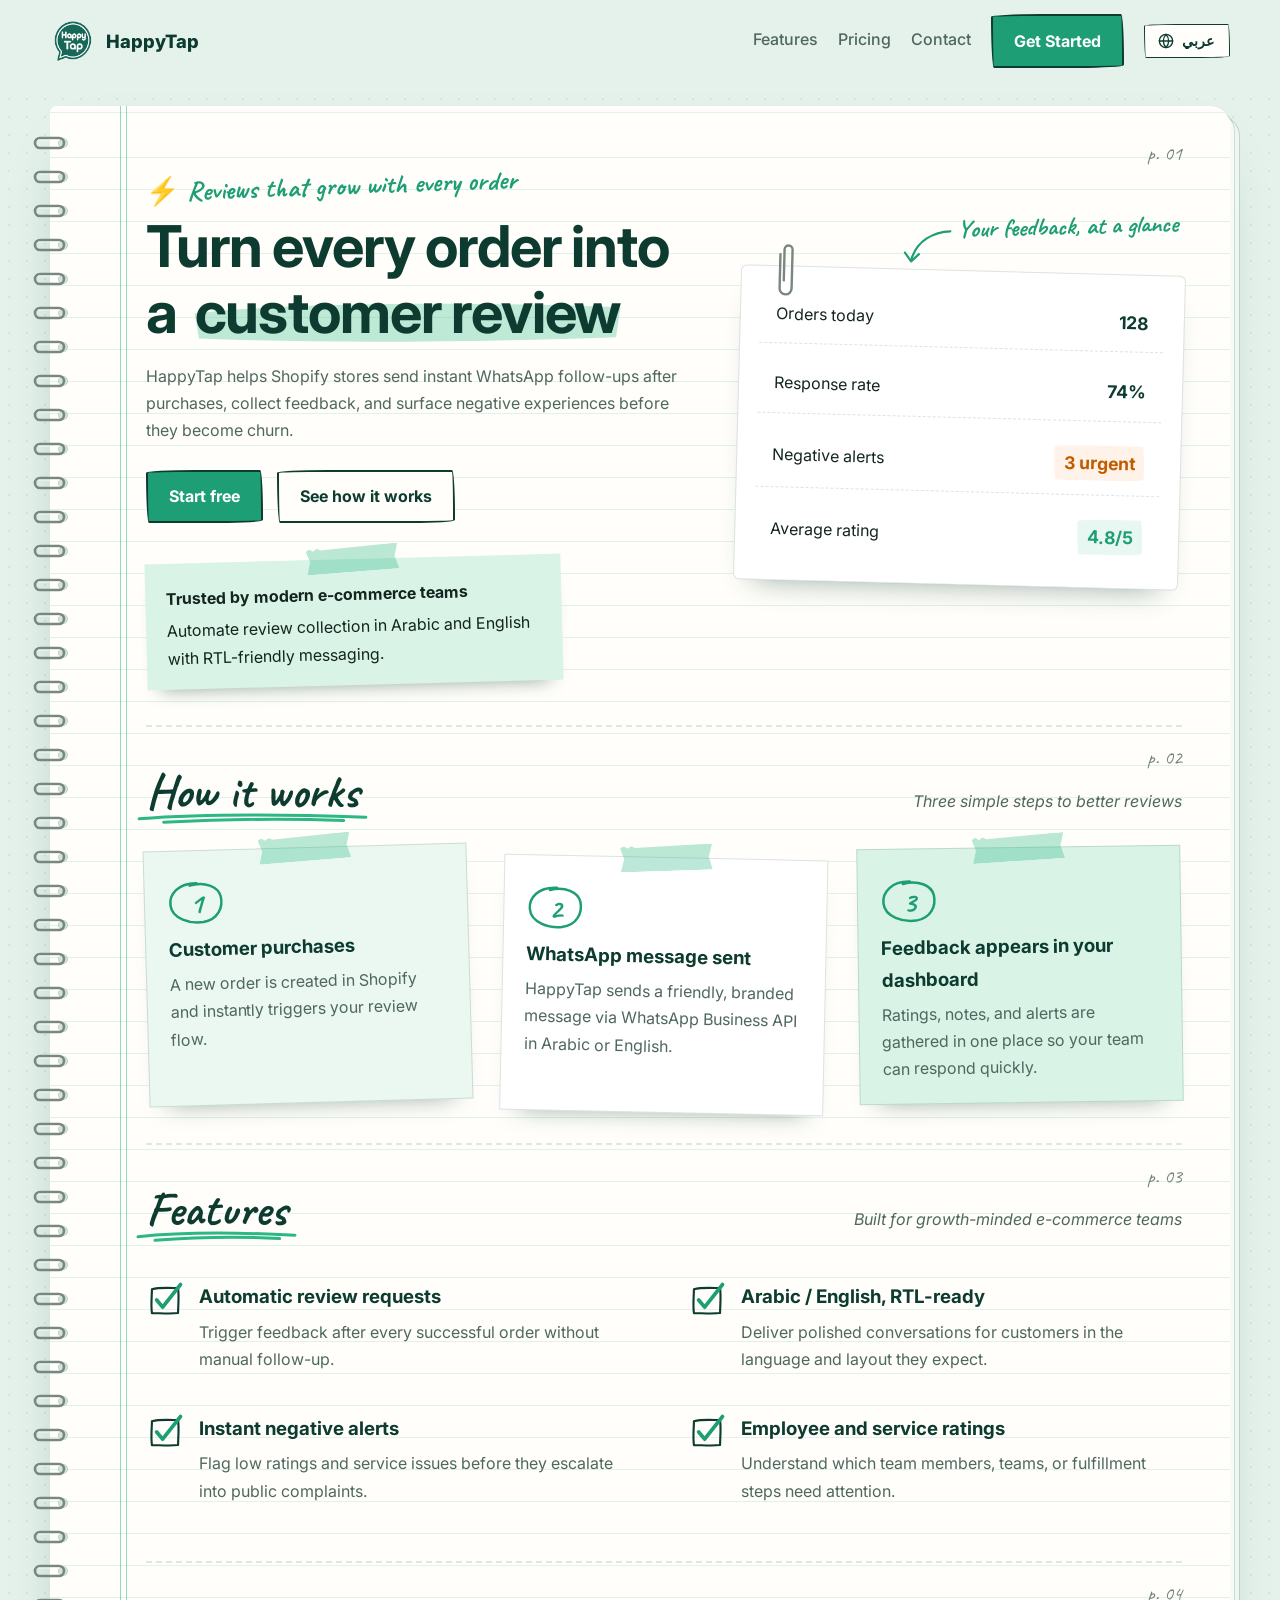
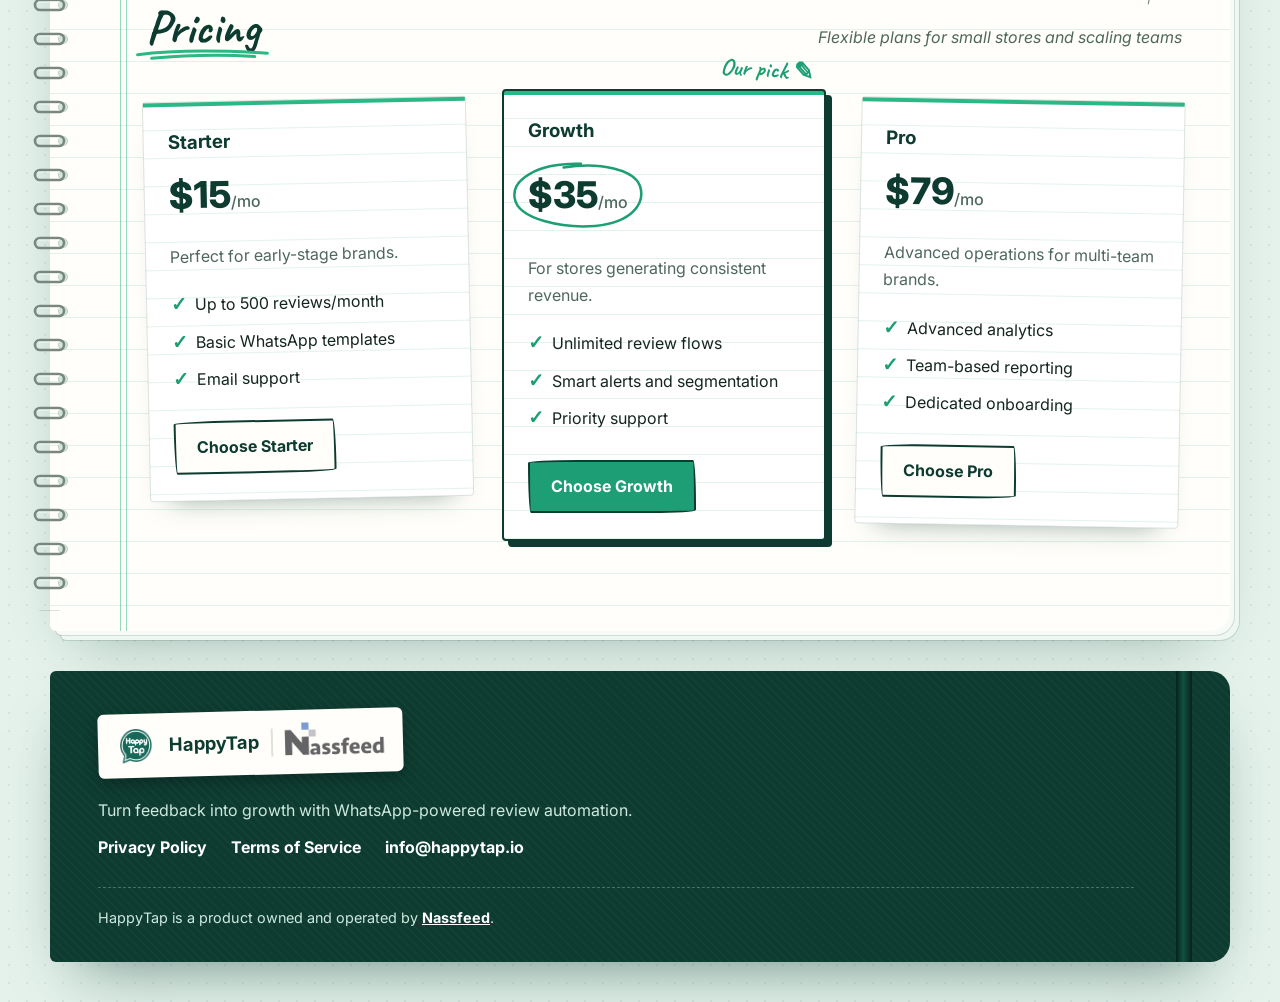
<file: index.html>
<!DOCTYPE html>
<html lang="en" dir="ltr">
  <head>
    <meta charset="UTF-8" />
    <meta name="viewport" content="width=device-width, initial-scale=1.0" />
    <title data-i18n="index.title">HappyTap | Measure Customer Satisfaction on WhatsApp</title>
    <meta
      name="description"
      data-i18n-content="index.desc"
      content="HappyTap helps Shopify stores collect, manage, and act on customer reviews through WhatsApp." />

    <!-- Resolve the language before first paint so the page never flashes LTR then flips. -->
    <script>
      (function () {
        var saved;
        try { saved = localStorage.getItem("happytab-lang"); } catch (e) {}
        var lang = saved === "ar" || saved === "en"
          ? saved
          : /^ar\b/i.test(navigator.language || "") ? "ar" : "en";
        document.documentElement.lang = lang;
        document.documentElement.dir = lang === "ar" ? "rtl" : "ltr";
      })();
    </script>

    <link rel="preconnect" href="https://fonts.googleapis.com" />
    <link rel="preconnect" href="https://fonts.gstatic.com" crossorigin />
    <link
      href="https://fonts.googleapis.com/css2?family=Inter:wght@400;500;700;800&family=Tajawal:wght@400;500;700;800&family=Caveat:wght@600;700&family=Marhey:wght@500;600&display=swap"
      rel="stylesheet" />
    <link rel="stylesheet" href="notebook.css" />

    <style>
      /* ---------- header: sits on the desk above the notebook ---------- */
      .topbar {
        position: sticky;
        top: 0;
        z-index: 10;
        background: rgba(228, 242, 235, 0.88);
        backdrop-filter: blur(8px);
      }
      .nav {
        width: min(1180px, calc(100% - 3rem));
        margin: 0 auto;
        display: flex;
        align-items: center;
        justify-content: space-between;
        gap: 1rem;
        padding: 0.9rem 0;
      }
      .brand {
        display: flex;
        align-items: center;
        gap: 0.6rem;
        font-weight: 800;
        font-size: 1.15rem;
        text-decoration: none;
        color: var(--green-950);
      }
      .brand-logo { width: 46px; height: 46px; object-fit: contain; flex-shrink: 0; }
      .nav-links {
        display: flex;
        align-items: center;
        gap: 1.25rem;
        margin-inline-start: auto;
      }
      .nav-links > a:not(.btn) {
        text-decoration: none;
        color: var(--muted);
        font-weight: 500;
        padding-bottom: 0.2rem;
      }
      .nav-links > a:not(.btn):hover {
        color: var(--green-950);
        background: var(--mark-underline) no-repeat center bottom / 100% 0.45rem;
      }
      .topbar + .sheet { margin-top: 1.5rem; }

      /* ---------- page furniture ---------- */
      .page { padding: 2.5rem 0; position: relative; }
      .page + .page { border-top: 2px dashed rgba(13, 59, 48, 0.12); }
      .page-no {
        position: absolute;
        top: 0.9rem;
        inset-inline-end: 0;
        font-family: var(--hand);
        font-size: 1.25rem;
        color: var(--muted);
        opacity: 0.8;
      }
      .page-head {
        display: flex;
        justify-content: space-between;
        align-items: flex-end;
        flex-wrap: wrap;
        gap: 0.5rem 1.5rem;
        margin-bottom: 2rem;
      }
      .page-head h2 {
        position: relative;
        margin: 0;
        font-family: var(--hand);
        font-size: clamp(2.3rem, 4vw, 3rem);
        line-height: 1;
        color: var(--green-950);
      }
      html[lang="ar"] .page-head h2 {
        font-family: Marhey, var(--hand);
        font-size: clamp(1.7rem, 3vw, 2.2rem);
        line-height: 1.3;
      }
      .page-head h2::after {
        content: "";
        position: absolute;
        inset-inline: -0.2em;
        bottom: -0.55rem;
        height: 0.75rem;
        background: var(--mark-underline) no-repeat center / 100% 100%;
      }
      .page-head .sub { color: var(--muted); font-style: italic; }
      html[lang="ar"] .page-head .sub { font-style: normal; }
      h3 { margin: 0 0 0.35rem; color: var(--green-950); }
      p { color: var(--muted); }

      /* ---------- page 1: hero ---------- */
      .hero {
        display: grid;
        grid-template-columns: 1.1fr 0.9fr;
        gap: 3rem;
        align-items: center;
        padding-top: 3rem;
      }
      .eyebrow {
        display: inline-block;
        font-size: 1.7rem;
        line-height: 1.2;
        margin-bottom: 0.6rem;
        transform: rotate(-2deg);
      }
      html[lang="ar"] .eyebrow { font-size: 1.25rem; transform: rotate(2deg); }
      h1 {
        font-size: clamp(2.2rem, 4.6vw, 3.6rem);
        line-height: 1.15;
        margin: 0 0 1.1rem;
        color: var(--green-950);
        letter-spacing: -0.02em;
      }
      html[lang="ar"] h1 { line-height: 1.4; letter-spacing: 0; }
      .hero-actions { display: flex; flex-wrap: wrap; gap: 0.9rem; margin-top: 1.6rem; }

      /* sticky note */
      .sticky {
        margin-top: 2.2rem;
        max-width: 26rem;
        padding: 1.4rem 1.3rem 1.1rem;
        background: #d9f3e7;
        box-shadow: 0 14px 18px -14px rgba(13, 59, 48, 0.45);
        transform: rotate(-1.5deg);
      }
      .sticky p { margin: 0.3rem 0 0; color: var(--text); }

      /* dashboard clipped onto the page */
      .clipped {
        position: relative;
        padding: 1.2rem;
        background: #fff;
        border: 1.5px solid var(--border);
        border-radius: 6px;
        box-shadow: 0 18px 30px -20px rgba(13, 59, 48, 0.45);
        transform: rotate(1.5deg);
      }
      html[dir="rtl"] .clipped { transform: rotate(-1.5deg); }
      .clip {
        position: absolute;
        top: -26px;
        inset-inline-start: 2.2rem;
        width: 22px;
        height: 62px;
        color: #78877f;
      }
      .dashboard { display: grid; gap: 0.7rem; }
      .stat-row {
        display: flex;
        justify-content: space-between;
        align-items: center;
        padding: 0.85rem 1rem;
        border-bottom: 1.5px dashed var(--border);
      }
      .stat-row:last-child { border-bottom: 0; }
      .stat-row strong { font-size: 1.1rem; color: var(--green-950); }
      .pill { padding: 0.15rem 0.6rem; border-radius: var(--sketch-radius); font-weight: 700; }
      .pill.good { background: var(--green-100); color: var(--green-700) !important; }
      .pill.bad { background: #fff3e9; color: #c25b00 !important; }

      .doodle-note {
        position: absolute;
        top: -3.6rem;
        inset-inline-end: 0.5rem;
        display: flex;
        align-items: flex-end;
        gap: 0.2rem;
        font-size: 1.55rem;
        line-height: 1;
        transform: rotate(-3deg);
        pointer-events: none;
      }
      html[lang="ar"] .doodle-note { font-size: 1.15rem; transform: rotate(3deg); }
      .doodle-note svg { width: 54px; height: 42px; flex-shrink: 0; order: -1; margin-bottom: -1.6rem; }
      html[dir="rtl"] .doodle-note svg { transform: scaleX(-1); }

      /* ---------- page 2: steps as taped notes ---------- */
      .steps { display: grid; grid-template-columns: repeat(3, minmax(0, 1fr)); gap: 2rem; }
      .note {
        padding: 1.8rem 1.4rem 1.3rem;
        background: #fff;
        border: 1.5px solid var(--border);
        box-shadow: 0 16px 24px -20px rgba(13, 59, 48, 0.5);
        transition: transform 0.2s ease;
      }
      .note:nth-child(1) { transform: rotate(-1.6deg); background: #eaf8f1; }
      .note:nth-child(2) { transform: rotate(1.2deg) translateY(10px); }
      .note:nth-child(3) { transform: rotate(-0.8deg); background: #d9f3e7; }
      .note:hover { transform: rotate(0) translateY(-4px); }
      .note p { margin: 0; }
      .num {
        width: 58px;
        height: 46px;
        display: grid;
        place-items: center;
        margin-bottom: 0.5rem;
        background: var(--mark-circle) no-repeat center / 100% 100%;
        font-family: var(--hand);
        font-size: 1.8rem;
        font-weight: 700;
        color: var(--green-700);
      }

      /* ---------- page 3: features as a ticked checklist ---------- */
      .checklist {
        list-style: none;
        margin: 0;
        padding: 0;
        display: grid;
        grid-template-columns: repeat(2, minmax(0, 1fr));
        gap: 0.5rem 3rem;
      }
      .checklist li {
        display: grid;
        grid-template-columns: 2.4rem 1fr;
        gap: 0.9rem;
        padding: 1rem 0;
      }
      .checklist li::before {
        content: "";
        width: 2.4rem;
        height: 2.4rem;
        background: var(--mark-check) no-repeat center / contain;
      }
      .checklist p { margin: 0; }

      /* ---------- page 4: pricing as index cards ---------- */
      .price-grid {
        display: grid;
        grid-template-columns: repeat(3, minmax(0, 1fr));
        gap: 2rem;
        align-items: start;
        padding-top: 1rem;
      }
      .index-card {
        position: relative;
        padding: 1.5rem 1.5rem 1.6rem;
        background-color: #fff;
        background-image:
          linear-gradient(var(--green-600), var(--green-600)),
          repeating-linear-gradient(to bottom, transparent 0 27px, var(--rule) 27px 28px);
        background-size: 100% 4px, 100% 100%;
        background-repeat: no-repeat, repeat;
        border: 1.5px solid var(--border);
        border-radius: 4px;
        box-shadow: 0 18px 28px -22px rgba(13, 59, 48, 0.5);
        transition: transform 0.2s ease;
      }
      .index-card:nth-child(1) { transform: rotate(-1.2deg); }
      .index-card:nth-child(3) { transform: rotate(1deg); }
      .index-card:hover { transform: rotate(0) translateY(-4px); }
      .index-card.featured {
        border: 2px solid var(--green-950);
        transform: translateY(-10px);
        box-shadow: 6px 6px 0 var(--green-950);
      }
      .index-card.featured:hover { transform: translateY(-14px); }
      .featured-note {
        position: absolute;
        top: -2.6rem;
        inset-inline-end: 0.6rem;
        font-size: 1.5rem;
        transform: rotate(4deg);
      }
      html[lang="ar"] .featured-note { font-size: 1.15rem; transform: rotate(-4deg); }
      .price-tag {
        font-size: 2.3rem;
        font-weight: 800;
        color: var(--green-950);
        /* keep "$49/mo" reading left-to-right even on the RTL page */
        direction: ltr;
        text-align: start;
        margin: 0.4rem 0;
      }
      .price-tag span { font-size: 1rem; font-weight: 500; color: var(--muted); }
      .index-card.featured .price-tag {
        display: inline-block;
        padding: 0.15em 0.6em;
        margin-inline-start: -0.6em;
        background: var(--mark-circle) no-repeat center / 100% 100%;
      }
      .index-card ul {
        list-style: none;
        padding: 0;
        margin: 0 0 1.4rem;
        color: var(--text);
      }
      .index-card li { padding: 0.15rem 0; }
      .index-card li::before {
        content: "✓";
        margin-inline-end: 0.5rem;
        font-family: var(--hand);
        font-weight: 700;
        font-size: 1.2rem;
        color: var(--green-700);
      }

      /* ---------- footer: the notebook's back cover ---------- */
      .cover {
        position: relative;
        width: min(1180px, calc(100% - 3rem));
        margin: 0 auto 2.5rem;
        padding: 2.5rem 3rem 2rem;
        padding-inline-end: 6rem;
        overflow: hidden;
        background:
          repeating-linear-gradient(45deg, rgba(255, 255, 255, 0.025) 0 2px, transparent 2px 6px),
          var(--green-950);
        color: #cfe9de;
        border-radius: 6px 20px 20px 6px;
        box-shadow: 0 30px 60px -30px rgba(13, 59, 48, 0.6);
      }
      html[dir="rtl"] .cover { border-radius: 20px 6px 6px 20px; }
      /* elastic band */
      .cover::after {
        content: "";
        position: absolute;
        inset-block: 0;
        inset-inline-end: 2.4rem;
        width: 16px;
        background: linear-gradient(90deg, #06231c, #12503f 45%, #06231c);
      }
      .label {
        display: inline-flex;
        align-items: center;
        gap: 0.8rem;
        padding: 0.7rem 1.1rem;
        background: var(--paper);
        border-radius: 6px;
        box-shadow: 0 6px 14px rgba(0, 0, 0, 0.25);
        transform: rotate(-1.5deg);
        color: var(--green-950);
      }
      .label strong { font-size: 1.15rem; }
      .label .footer-logo { width: 40px; height: 40px; object-fit: contain; }
      .label .footer-nassfeed {
        width: 100px;
        height: auto;
        /* the source image carries empty space below the wordmark */
        transform: translateY(2px);
      }
      .label .divider { width: 1.5px; height: 28px; background: var(--border); }
      .cover p { color: #cfe9de; margin: 1.4rem 0 0.6rem; }
      .footer-links { display: flex; flex-wrap: wrap; gap: 0.6rem 1.5rem; }
      .footer-links a { color: #fff; text-decoration: none; font-weight: 700; }
      .footer-links a:hover { background: var(--mark-underline) no-repeat center bottom / 100% 0.45rem; }
      .company-note {
        margin-top: 1.6rem;
        padding-top: 1.1rem;
        border-top: 1px dashed rgba(207, 233, 222, 0.3);
        font-size: 0.9rem;
      }
      .company-note a { color: #fff; }

      @media (max-width: 900px) {
        .hero, .steps, .checklist, .price-grid { grid-template-columns: 1fr; }
        .hero { gap: 3.5rem; padding-top: 1.5rem; }
        .doodle-note { display: none; }
        .note:nth-child(2) { transform: rotate(1.2deg); }
        .price-grid { gap: 2.5rem; padding-top: 2rem; }
      }
      @media (max-width: 700px) {
        .nav { width: calc(100% - 1.75rem); flex-direction: column; align-items: flex-start; }
        /* keep the nav on one row on phones: smaller text, tighter spacing */
        .nav-links { width: 100%; flex-wrap: wrap; margin-inline-start: 0; gap: 0.35rem 0.7rem; font-size: 0.85rem; }
        .nav-links .btn { padding: 0.4rem 0.75rem; }
        /* the logo row has room to spare, so the language button moves up there */
        .nav { position: relative; }
        .nav-links .lang-toggle { position: absolute; top: 1.15rem; inset-inline-end: 0; padding: 0.4rem 0.6rem; font-size: 0.8rem; gap: 0.3rem; }
        .nav-links .lang-toggle svg { width: 14px; height: 14px; }
        .page-no { display: none; }
        .cover { width: calc(100% - 1.75rem); padding: 2rem 1.4rem; padding-inline-end: 3.5rem; }
        .cover::after { inset-inline-end: 1.2rem; width: 12px; }
        .label { flex-wrap: wrap; }
      }
    </style>
  </head>
  <body>
    <header class="topbar">
      <div class="nav">
        <a href="#" class="brand">
          <img src="HappyTap-transparent.png" alt="HappyTap logo" class="brand-logo" />
          <span>HappyTap</span>
        </a>
        <nav class="nav-links">
          <a href="#features" data-i18n="nav.features">Features</a>
          <a href="#pricing" data-i18n="nav.pricing">Pricing</a>
          <a href="#contact" data-i18n="nav.contact">Contact</a>
          <a href="index.html#contact" class="btn btn-primary" data-i18n="nav.cta">Get Started</a>
          <button type="button" id="lang-toggle" class="lang-toggle" aria-label="التبديل إلى العربية">
            <svg viewBox="0 0 24 24" fill="none" stroke="currentColor" stroke-width="2"
                 stroke-linecap="round" stroke-linejoin="round" aria-hidden="true">
              <circle cx="12" cy="12" r="10" />
              <path d="M2 12h20" />
              <path d="M12 2a15.3 15.3 0 0 1 4 10 15.3 15.3 0 0 1-4 10 15.3 15.3 0 0 1-4-10 15.3 15.3 0 0 1 4-10z" />
            </svg>
            <span class="lang-text">عربي</span>
          </button>
        </nav>
      </div>
    </header>

    <main class="sheet">
      <section class="page hero">
        <span class="page-no" aria-hidden="true">p. 01</span>
        <div>
          <div class="eyebrow hand" data-i18n="hero.eyebrow">⚡ Reviews that grow with every order</div>
          <h1 data-i18n-html="hero.h1">Turn every order into a <span class="hl">customer review</span></h1>
          <p data-i18n="hero.p">
            HappyTap helps Shopify stores send instant WhatsApp follow-ups after purchases,
            collect feedback, and surface negative experiences before they become churn.
          </p>
          <div class="hero-actions">
            <a href="#pricing" class="btn btn-primary" data-i18n="hero.cta1">Start free</a>
            <a href="#how-it-works" class="btn btn-secondary" data-i18n="hero.cta2">See how it works</a>
          </div>
          <div class="sticky taped">
            <strong data-i18n="hero.card.title">Trusted by modern e-commerce teams</strong>
            <p data-i18n="hero.card.p">Automate review collection in Arabic and English with RTL-friendly messaging.</p>
          </div>
        </div>
        <div class="clipped">
          <svg class="clip" viewBox="0 0 22 62" fill="none" stroke="currentColor" stroke-width="2.4"
               stroke-linecap="round" aria-hidden="true">
            <path d="M7 40 V9 a4 4 0 0 1 8 0 V48 a6 6 0 0 1 -12 0 V14" />
          </svg>
          <div class="doodle-note hand" aria-hidden="true">
            <svg viewBox="0 0 54 42" fill="none" stroke="currentColor" stroke-width="2.2"
                 stroke-linecap="round" stroke-linejoin="round">
              <path d="M50 6 C34 6 16 14 10 34" />
              <path d="M4 26 L10 35 L18 28" />
            </svg>
            <span data-i18n="hero.note">Your feedback, at a glance</span>
          </div>
          <div class="dashboard">
            <div class="stat-row">
              <span data-i18n="dash.orders">Orders today</span>
              <strong>128</strong>
            </div>
            <div class="stat-row">
              <span data-i18n="dash.response">Response rate</span>
              <strong>74%</strong>
            </div>
            <div class="stat-row">
              <span data-i18n="dash.alerts">Negative alerts</span>
              <strong class="pill bad" data-i18n="dash.alerts.value">3 urgent</strong>
            </div>
            <div class="stat-row">
              <span data-i18n="dash.rating">Average rating</span>
              <strong class="pill good">4.8/5</strong>
            </div>
          </div>
        </div>
      </section>

      <section id="how-it-works" class="page">
        <span class="page-no" aria-hidden="true">p. 02</span>
        <div class="page-head">
          <h2 data-i18n="how.title">How it works</h2>
          <span class="sub" data-i18n="how.sub">Three simple steps to better reviews</span>
        </div>
        <div class="steps">
          <article class="note taped">
            <div class="num">1</div>
            <h3 data-i18n="how.1.h">Customer purchases</h3>
            <p data-i18n="how.1.p">A new order is created in Shopify and instantly triggers your review flow.</p>
          </article>
          <article class="note taped">
            <div class="num">2</div>
            <h3 data-i18n="how.2.h">WhatsApp message sent</h3>
            <p data-i18n="how.2.p">HappyTap sends a friendly, branded message via WhatsApp Business API in Arabic or English.</p>
          </article>
          <article class="note taped">
            <div class="num">3</div>
            <h3 data-i18n="how.3.h">Feedback appears in your dashboard</h3>
            <p data-i18n="how.3.p">Ratings, notes, and alerts are gathered in one place so your team can respond quickly.</p>
          </article>
        </div>
      </section>

      <section id="features" class="page">
        <span class="page-no" aria-hidden="true">p. 03</span>
        <div class="page-head">
          <h2 data-i18n="feat.title">Features</h2>
          <span class="sub" data-i18n="feat.sub">Built for growth-minded e-commerce teams</span>
        </div>
        <ul class="checklist">
          <li>
            <div>
              <h3 data-i18n="feat.1.h">Automatic review requests</h3>
              <p data-i18n="feat.1.p">Trigger feedback after every successful order without manual follow-up.</p>
            </div>
          </li>
          <li>
            <div>
              <h3 data-i18n="feat.2.h">Arabic / English, RTL-ready</h3>
              <p data-i18n="feat.2.p">Deliver polished conversations for customers in the language and layout they expect.</p>
            </div>
          </li>
          <li>
            <div>
              <h3 data-i18n="feat.3.h">Instant negative alerts</h3>
              <p data-i18n="feat.3.p">Flag low ratings and service issues before they escalate into public complaints.</p>
            </div>
          </li>
          <li>
            <div>
              <h3 data-i18n="feat.4.h">Employee and service ratings</h3>
              <p data-i18n="feat.4.p">Understand which team members, teams, or fulfillment steps need attention.</p>
            </div>
          </li>
        </ul>
      </section>

      <section id="pricing" class="page">
        <span class="page-no" aria-hidden="true">p. 04</span>
        <div class="page-head">
          <h2 data-i18n="price.title">Pricing</h2>
          <span class="sub" data-i18n="price.sub">Flexible plans for small stores and scaling teams</span>
        </div>
        <div class="price-grid">
          <article class="index-card">
            <h3 data-i18n="price.starter.h">Starter</h3>
            <div class="price-tag">$15<span data-i18n="price.permonth">/mo</span></div>
            <p data-i18n="price.starter.p">Perfect for early-stage brands.</p>
            <ul>
              <li data-i18n="price.starter.1">Up to 500 reviews/month</li>
              <li data-i18n="price.starter.2">Basic WhatsApp templates</li>
              <li data-i18n="price.starter.3">Email support</li>
            </ul>
            <a href="#contact" class="btn btn-secondary" data-i18n="price.starter.cta">Choose Starter</a>
          </article>
          <article class="index-card featured">
            <span class="featured-note hand" data-i18n="price.note">Our pick ✎</span>
            <h3 data-i18n="price.growth.h">Growth</h3>
            <div class="price-tag">$35<span data-i18n="price.permonth">/mo</span></div>
            <p data-i18n="price.growth.p">For stores generating consistent revenue.</p>
            <ul>
              <li data-i18n="price.growth.1">Unlimited review flows</li>
              <li data-i18n="price.growth.2">Smart alerts and segmentation</li>
              <li data-i18n="price.growth.3">Priority support</li>
            </ul>
            <a href="#contact" class="btn btn-primary" data-i18n="price.growth.cta">Choose Growth</a>
          </article>
          <article class="index-card">
            <h3 data-i18n="price.pro.h">Pro</h3>
            <div class="price-tag">$79<span data-i18n="price.permonth">/mo</span></div>
            <p data-i18n="price.pro.p">Advanced operations for multi-team brands.</p>
            <ul>
              <li data-i18n="price.pro.1">Advanced analytics</li>
              <li data-i18n="price.pro.2">Team-based reporting</li>
              <li data-i18n="price.pro.3">Dedicated onboarding</li>
            </ul>
            <a href="#contact" class="btn btn-secondary" data-i18n="price.pro.cta">Choose Pro</a>
          </article>
        </div>
      </section>
    </main>

    <footer id="contact" class="cover">
      <div class="label">
        <img src="HappyTap-transparent.png" alt="HappyTap logo" class="footer-logo" />
        <strong>HappyTap</strong>
        <span class="divider" aria-hidden="true"></span>
        <img src="nassfeed-logo.webp" alt="Nassfeed" class="footer-nassfeed" />
      </div>
      <p data-i18n="footer.tagline">Turn feedback into growth with WhatsApp-powered review automation.</p>
      <div class="footer-links">
        <a href="privacy.html" data-i18n="footer.privacy">Privacy Policy</a>
        <a href="terms.html" data-i18n="footer.terms">Terms of Service</a>
        <a href="mailto:info@happytap.io">info@happytap.io</a>
      </div>
      <div class="company-note" data-i18n-html="footer.affiliation">
        HappyTap is a product owned and operated by <a href="https://nassfeed.com/"><strong>Nassfeed</strong></a>.
      </div>
    </footer>

    <script src="lang.js" defer></script>
  </body>
</html>
</file>
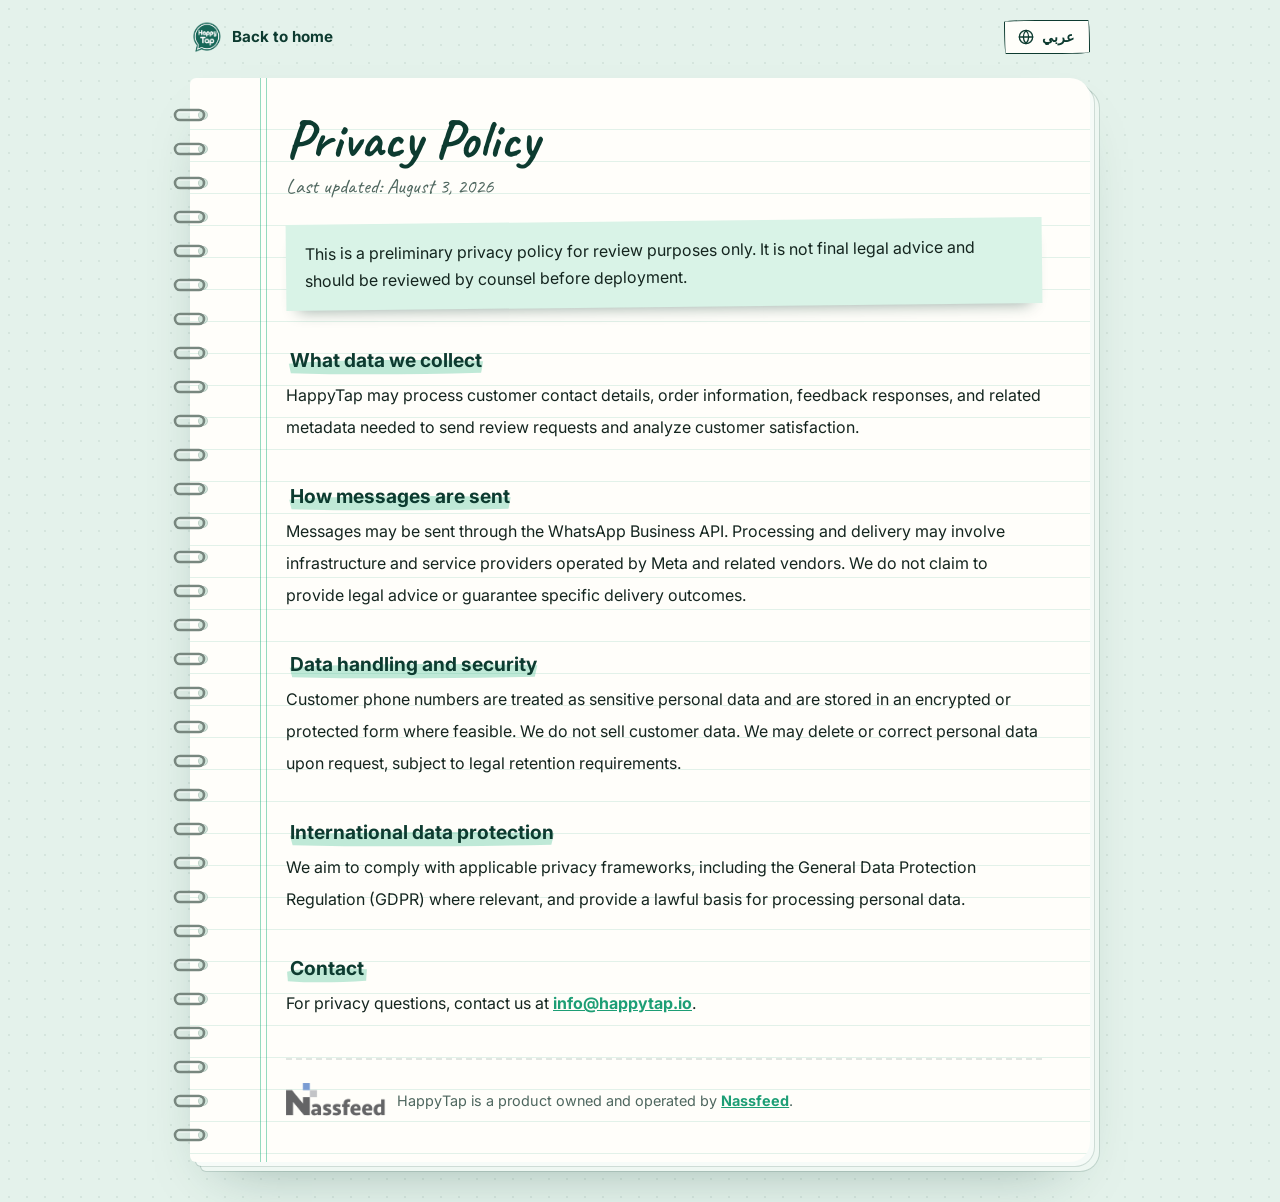
<file: privacy.html>
<!DOCTYPE html>
<html lang="en" dir="ltr">
  <head>
    <meta charset="UTF-8" />
    <meta name="viewport" content="width=device-width, initial-scale=1.0" />
    <title data-i18n="privacy.title">HappyTap | Privacy Policy</title>

    <!-- Resolve the language before first paint so the page never flashes LTR then flips. -->
    <script>
      (function () {
        var saved;
        try { saved = localStorage.getItem("happytab-lang"); } catch (e) {}
        var lang = saved === "ar" || saved === "en"
          ? saved
          : /^ar\b/i.test(navigator.language || "") ? "ar" : "en";
        document.documentElement.lang = lang;
        document.documentElement.dir = lang === "ar" ? "rtl" : "ltr";
      })();
    </script>

    <link rel="preconnect" href="https://fonts.googleapis.com" />
    <link rel="preconnect" href="https://fonts.gstatic.com" crossorigin />
    <link
      href="https://fonts.googleapis.com/css2?family=Inter:wght@400;500;700;800&family=Tajawal:wght@400;500;700;800&family=Caveat:wght@600;700&family=Marhey:wght@500;600&display=swap"
      rel="stylesheet" />
    <link rel="stylesheet" href="notebook.css" />
  </head>
  <body>
    <div class="page-top">
      <a href="index.html" class="back-link">
        <img src="HappyTap-transparent.png" alt="HappyTap logo" class="back-logo" />
        <span data-i18n="nav.home">Back to home</span>
      </a>
      <button type="button" id="lang-toggle" class="lang-toggle" aria-label="التبديل إلى العربية">
        <svg viewBox="0 0 24 24" fill="none" stroke="currentColor" stroke-width="2"
             stroke-linecap="round" stroke-linejoin="round" aria-hidden="true">
          <circle cx="12" cy="12" r="10" />
          <path d="M2 12h20" />
          <path d="M12 2a15.3 15.3 0 0 1 4 10 15.3 15.3 0 0 1-4 10 15.3 15.3 0 0 1-4-10 15.3 15.3 0 0 1 4-10z" />
        </svg>
        <span class="lang-text">عربي</span>
      </button>
    </div>

    <main class="sheet legal">
      <h1 data-i18n="privacy.h1">Privacy Policy</h1>
      <p class="meta" data-i18n="privacy.updated">Last updated: August 3, 2026</p>
      <p class="draft-note" data-i18n="privacy.intro">
        This is a preliminary privacy policy for review purposes only. It is not final legal advice and should be reviewed by counsel before deployment.
      </p>

      <h2 data-i18n="privacy.collect.h">What data we collect</h2>
      <p data-i18n="privacy.collect.p">
        HappyTap may process customer contact details, order information, feedback responses, and related metadata needed to send review requests and analyze customer satisfaction.
      </p>

      <h2 data-i18n="privacy.messages.h">How messages are sent</h2>
      <p data-i18n="privacy.messages.p">
        Messages may be sent through the WhatsApp Business API. Processing and delivery may involve infrastructure and service providers operated by Meta and related vendors. We do not claim to provide legal advice or guarantee specific delivery outcomes.
      </p>

      <h2 data-i18n="privacy.security.h">Data handling and security</h2>
      <p data-i18n="privacy.security.p">
        Customer phone numbers are treated as sensitive personal data and are stored in an encrypted or protected form where feasible. We do not sell customer data. We may delete or correct personal data upon request, subject to legal retention requirements.
      </p>

      <h2 data-i18n="privacy.intl.h">International data protection</h2>
      <p data-i18n="privacy.intl.p">
        We aim to comply with applicable privacy frameworks, including the General Data Protection Regulation (GDPR) where relevant, and provide a lawful basis for processing personal data.
      </p>

      <h2 data-i18n="privacy.contact.h">Contact</h2>
      <p data-i18n-html="privacy.contact.p">
        For privacy questions, contact us at <a href="mailto:info@happytap.io">info@happytap.io</a>.
      </p>

      <div class="company-note">
        <img src="nassfeed-logo.webp" alt="Nassfeed" class="company-logo" />
        <span class="company-label" data-i18n-html="footer.affiliation">HappyTap is a product owned and operated by <a href="https://nassfeed.com/"><strong>Nassfeed</strong></a>.</span>
      </div>
    </main>

    <script src="lang.js" defer></script>
  </body>
</html>
</file>
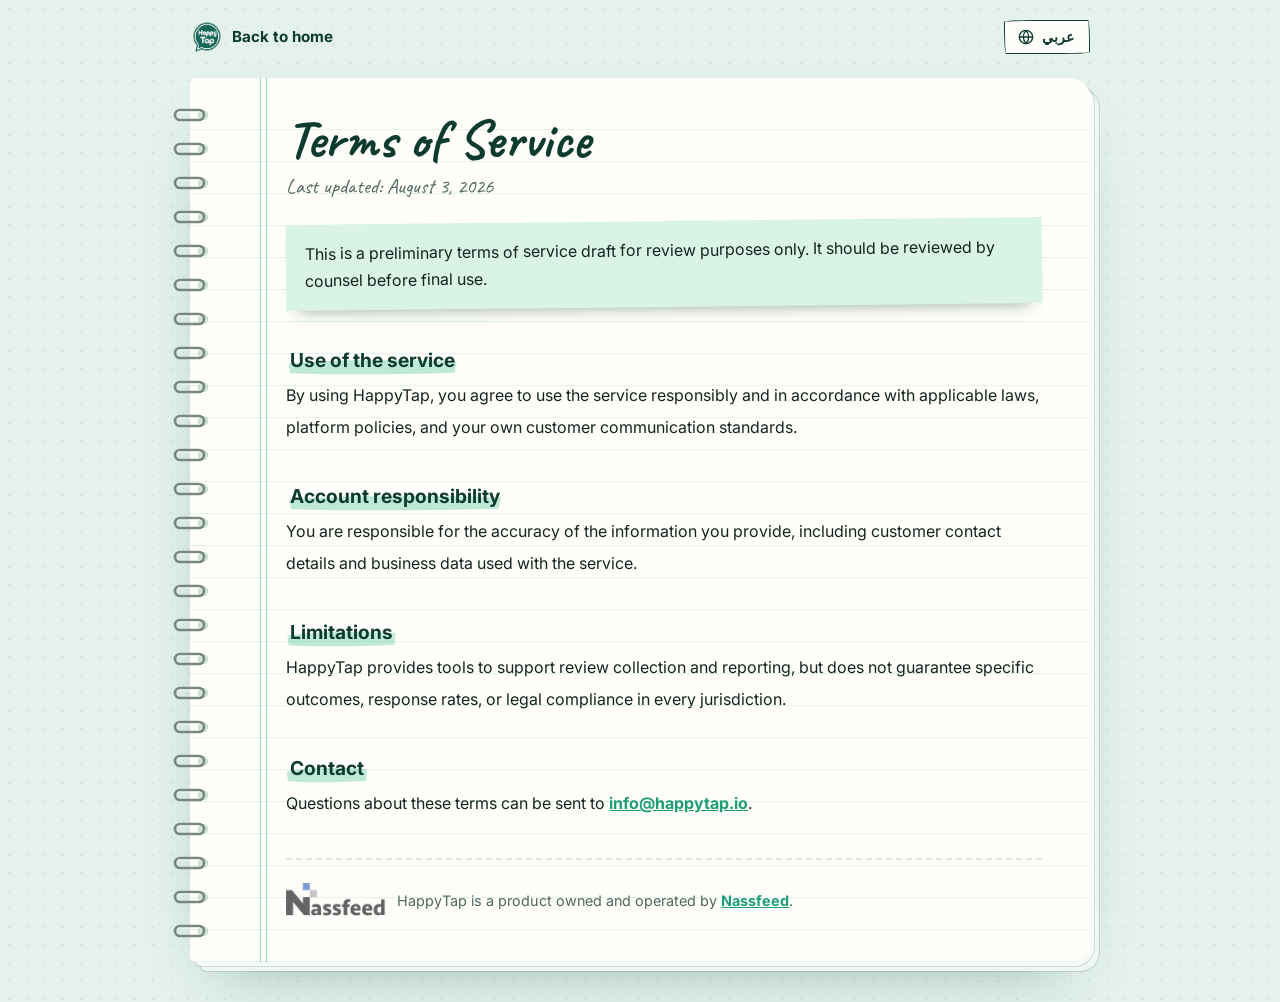
<file: terms.html>
<!DOCTYPE html>
<html lang="en" dir="ltr">
  <head>
    <meta charset="UTF-8" />
    <meta name="viewport" content="width=device-width, initial-scale=1.0" />
    <title data-i18n="terms.title">HappyTap | Terms of Service</title>

    <!-- Resolve the language before first paint so the page never flashes LTR then flips. -->
    <script>
      (function () {
        var saved;
        try { saved = localStorage.getItem("happytab-lang"); } catch (e) {}
        var lang = saved === "ar" || saved === "en"
          ? saved
          : /^ar\b/i.test(navigator.language || "") ? "ar" : "en";
        document.documentElement.lang = lang;
        document.documentElement.dir = lang === "ar" ? "rtl" : "ltr";
      })();
    </script>

    <link rel="preconnect" href="https://fonts.googleapis.com" />
    <link rel="preconnect" href="https://fonts.gstatic.com" crossorigin />
    <link
      href="https://fonts.googleapis.com/css2?family=Inter:wght@400;500;700;800&family=Tajawal:wght@400;500;700;800&family=Caveat:wght@600;700&family=Marhey:wght@500;600&display=swap"
      rel="stylesheet" />
    <link rel="stylesheet" href="notebook.css" />
  </head>
  <body>
    <div class="page-top">
      <a href="index.html" class="back-link">
        <img src="HappyTap-transparent.png" alt="HappyTap logo" class="back-logo" />
        <span data-i18n="nav.home">Back to home</span>
      </a>
      <button type="button" id="lang-toggle" class="lang-toggle" aria-label="التبديل إلى العربية">
        <svg viewBox="0 0 24 24" fill="none" stroke="currentColor" stroke-width="2"
             stroke-linecap="round" stroke-linejoin="round" aria-hidden="true">
          <circle cx="12" cy="12" r="10" />
          <path d="M2 12h20" />
          <path d="M12 2a15.3 15.3 0 0 1 4 10 15.3 15.3 0 0 1-4 10 15.3 15.3 0 0 1-4-10 15.3 15.3 0 0 1 4-10z" />
        </svg>
        <span class="lang-text">عربي</span>
      </button>
    </div>

    <main class="sheet legal">
      <h1 data-i18n="terms.h1">Terms of Service</h1>
      <p class="meta" data-i18n="terms.updated">Last updated: August 3, 2026</p>
      <p class="draft-note" data-i18n="terms.intro">
        This is a preliminary terms of service draft for review purposes only. It should be reviewed by counsel before final use.
      </p>

      <h2 data-i18n="terms.use.h">Use of the service</h2>
      <p data-i18n="terms.use.p">
        By using HappyTap, you agree to use the service responsibly and in accordance with applicable laws, platform policies, and your own customer communication standards.
      </p>

      <h2 data-i18n="terms.account.h">Account responsibility</h2>
      <p data-i18n="terms.account.p">
        You are responsible for the accuracy of the information you provide, including customer contact details and business data used with the service.
      </p>

      <h2 data-i18n="terms.limits.h">Limitations</h2>
      <p data-i18n="terms.limits.p">
        HappyTap provides tools to support review collection and reporting, but does not guarantee specific outcomes, response rates, or legal compliance in every jurisdiction.
      </p>

      <h2 data-i18n="terms.contact.h">Contact</h2>
      <p data-i18n-html="terms.contact.p">
        Questions about these terms can be sent to <a href="mailto:info@happytap.io">info@happytap.io</a>.
      </p>

      <div class="company-note">
        <img src="nassfeed-logo.webp" alt="Nassfeed" class="company-logo" />
        <span class="company-label" data-i18n-html="footer.affiliation">HappyTap is a product owned and operated by <a href="https://nassfeed.com/"><strong>Nassfeed</strong></a>.</span>
      </div>
    </main>

    <script src="lang.js" defer></script>
  </body>
</html>
</file>
<file: notebook.css>
/* Shared notebook theme for every page: a spiral-bound, ruled sheet on a
   desk, with hand-drawn marks in the HappyTap greens. Page-specific layout
   stays in each page's own <style>. */

:root {
  --green-950: #0d3b30;
  --green-700: #1d9e75;
  --green-600: #2cb786;
  --green-200: #cdeee0;
  --green-100: #e8f7f1;
  --text: #14251f;
  --muted: #4f675f;
  --border: rgba(13, 59, 48, 0.14);
  --desk: #e4f2eb;
  --paper: #fffefa;
  --rule: rgba(29, 158, 117, 0.13);
  --margin-line: rgba(44, 183, 134, 0.5);
  --line: 32px;
  /* Caveat has no Arabic glyphs, so Arabic falls through to Marhey */
  --hand: Caveat, Marhey, cursive;
  /* the uneven corners make boxes look drawn with a marker */
  --sketch-radius: 255px 15px 225px 15px / 15px 225px 15px 255px;

  --mark-brush: url("data:image/svg+xml,%3Csvg xmlns='http://www.w3.org/2000/svg' viewBox='0 0 200 40' preserveAspectRatio='none'%3E%3Cpath d='M3 14 C40 6 120 4 197 9 L195 33 C130 37 60 38 5 34 Z' fill='%232cb786' fill-opacity='.3'/%3E%3C/svg%3E");
  --mark-underline: url("data:image/svg+xml,%3Csvg xmlns='http://www.w3.org/2000/svg' viewBox='0 0 200 14' preserveAspectRatio='none'%3E%3Cpath d='M3 8 C50 3 110 2 197 6 M24 12 C80 8 140 8 178 10' fill='none' stroke='%232cb786' stroke-width='3' stroke-linecap='round' vector-effect='non-scaling-stroke'/%3E%3C/svg%3E");
  --mark-circle: url("data:image/svg+xml,%3Csvg xmlns='http://www.w3.org/2000/svg' viewBox='0 0 100 60' preserveAspectRatio='none'%3E%3Cpath d='M52 4 C20 3 4 18 6 32 C8 50 40 57 62 55 C88 52 97 36 93 22 C89 9 66 2 40 7' fill='none' stroke='%231d9e75' stroke-width='2.5' stroke-linecap='round' vector-effect='non-scaling-stroke'/%3E%3C/svg%3E");
  --mark-check: url("data:image/svg+xml,%3Csvg xmlns='http://www.w3.org/2000/svg' viewBox='0 0 32 32'%3E%3Cpath d='M5 7 C12 5 22 6 27 6 C28 13 27 21 27 27 C20 28 11 27 5 27 C4 20 5 12 5 7 Z' fill='none' stroke='%230d3b30' stroke-width='1.8' stroke-linejoin='round'/%3E%3Cpath d='M9 16 L14 22 L29 3' fill='none' stroke='%231d9e75' stroke-width='3.2' stroke-linecap='round' stroke-linejoin='round'/%3E%3C/svg%3E");
  /* one spiral ring: wire on the desk side, punched hole on the page */
  --mark-ring: url("data:image/svg+xml,%3Csvg xmlns='http://www.w3.org/2000/svg' viewBox='0 0 44 34'%3E%3Ccircle cx='31' cy='17' r='4.6' fill='%23d3e6dc' stroke='%230d3b30' stroke-opacity='.18'/%3E%3Crect x='3' y='12' width='29' height='10' rx='5' fill='none' stroke='%2378877f' stroke-width='2.6'/%3E%3Cpath d='M6 14 H28' stroke='%23ffffff' stroke-opacity='.7' stroke-width='1'/%3E%3C/svg%3E");
}

* { box-sizing: border-box; }
html { scroll-behavior: smooth; }

/* pencil cursor, 32px like the system one; hotspot is the graphite tip.
   Links and buttons keep it too — their hover marks show they're clickable. */
html, a, button, .btn, .lang-toggle {
  cursor: url("data:image/svg+xml,%3Csvg xmlns='http://www.w3.org/2000/svg' width='32' height='32' viewBox='0 0 32 32'%3E%3Cg stroke='%230d3b30' stroke-width='1.2' stroke-linejoin='round'%3E%3Cpath d='M3 29 L6.5 20.5 L11.5 25.5 Z' fill='%23f2d7a6'/%3E%3Cpath d='M6.5 20.5 L21.5 5.5 L26.5 10.5 L11.5 25.5 Z' fill='%232cb786'/%3E%3Cpath d='M9 23 L24 8' fill='none' stroke='%231d9e75'/%3E%3Cpath d='M21.5 5.5 L23.5 3.5 L28.5 8.5 L26.5 10.5 Z' fill='%23c9d3cf'/%3E%3Cpath d='M23.5 3.5 L25 2 Q26 1 27 2 L30 5 Q31 6 30 7 L28.5 8.5 Z' fill='%23f4b6bd'/%3E%3C/g%3E%3Cpath d='M3 29 L4.4 25.6 L6.4 27.6 Z' fill='%230d3b30'/%3E%3C/svg%3E") 3 29, auto;
}
body {
  margin: 0;
  font-family: Inter, "Segoe UI", Tahoma, Arial, sans-serif;
  color: var(--text);
  line-height: 1.7;
  text-align: start;
  /* the desk under the notebook */
  background:
    radial-gradient(circle, rgba(13, 59, 48, 0.07) 1px, transparent 1.5px) 0 0 / 18px 18px,
    var(--desk);
}
/* Inter has no Arabic coverage */
html[lang="ar"] body {
  font-family: Tajawal, "Segoe UI", Tahoma, Arial, sans-serif;
  line-height: 1.85;
}
a { color: inherit; }
img { max-width: 100%; display: block; }

/* ---------- the notebook sheet ---------- */
.sheet {
  position: relative;
  width: min(1180px, calc(100% - 3rem));
  margin: 0 auto 2.5rem;
  padding: 1rem 3rem 2.5rem;
  padding-inline-start: 6rem;
  background-color: var(--paper);
  background-image: repeating-linear-gradient(
    to bottom,
    transparent 0 calc(var(--line) - 1px),
    var(--rule) calc(var(--line) - 1px) var(--line)
  );
  background-position: 0 1.25rem;
  border-radius: 6px 20px 20px 6px;
  /* two pages peeking out underneath */
  box-shadow:
    5px 5px 0 -1px #f6fbf8, 5px 5px 0 0 var(--border),
    10px 10px 0 -1px #eef7f2, 10px 10px 0 0 var(--border),
    0 30px 60px -30px rgba(13, 59, 48, 0.4);
}
html[dir="rtl"] .sheet {
  border-radius: 20px 6px 6px 20px;
  box-shadow:
    -5px 5px 0 -1px #f6fbf8, -5px 5px 0 0 var(--border),
    -10px 10px 0 -1px #eef7f2, -10px 10px 0 0 var(--border),
    0 30px 60px -30px rgba(13, 59, 48, 0.4);
}
/* double margin line */
.sheet::before {
  content: "";
  position: absolute;
  inset-block: 0;
  inset-inline-start: 4.4rem;
  width: 5px;
  border-inline: 1.5px solid var(--margin-line);
  pointer-events: none;
}
/* spiral binding */
.sheet::after {
  content: "";
  position: absolute;
  inset-block: 1.25rem;
  inset-inline-start: -18px;
  width: 44px;
  background: var(--mark-ring) repeat-y 0 0 / 44px 34px;
  pointer-events: none;
}
html[dir="rtl"] .sheet::after { transform: scaleX(-1); }

/* ---------- handwriting & marks ---------- */
.hand {
  font-family: var(--hand);
  font-weight: 700;
  color: var(--green-700);
}
html[lang="ar"] .hand { font-family: Marhey, var(--hand); font-weight: 600; }

.hl {
  background: var(--mark-brush) no-repeat center bottom / 100% 72%;
  padding: 0 0.12em;
  -webkit-box-decoration-break: clone;
  box-decoration-break: clone;
}

/* strip of washi tape holding a note down */
.taped { position: relative; }
.taped::before {
  content: "";
  position: absolute;
  top: -13px;
  left: 50%;
  width: 92px;
  height: 26px;
  transform: translateX(-50%) rotate(-3deg);
  background: rgba(44, 183, 134, 0.32);
  clip-path: polygon(0 8%, 4% 0, 8% 10%, 12% 0, 16% 8%, 100% 0, 96% 50%, 100% 100%, 0 100%, 4% 50%);
  z-index: 1;
}

/* ---------- buttons ---------- */
.btn {
  display: inline-block;
  border: 2px solid var(--green-950);
  border-radius: var(--sketch-radius);
  padding: 0.7rem 1.3rem;
  font: inherit;
  font-weight: 700;
  text-decoration: none;
  transition: transform 0.15s ease, box-shadow 0.15s ease;
}
.btn:hover { transform: translate(-2px, -2px); box-shadow: 3px 3px 0 var(--green-950); }
.btn-primary { background: var(--green-700); color: #fff; }
.btn-secondary { background: var(--paper); color: var(--green-950); }

/* ---------- language toggle ---------- */
.lang-toggle {
  display: inline-flex;
  align-items: center;
  gap: 0.4rem;
  background: var(--paper);
  color: var(--green-950);
  border: 1.5px solid var(--green-950);
  border-radius: var(--sketch-radius);
  padding: 0.5rem 0.85rem;
  font-family: inherit;
  font-size: 0.9rem;
  font-weight: 700;
  line-height: 1;
}
.lang-toggle:hover { color: var(--green-700); }
.lang-toggle svg { width: 16px; height: 16px; flex-shrink: 0; }
/* The label swaps between "عربي" and "English" — reserve room so the
   surrounding nav doesn't shift when it changes. */
.lang-toggle .lang-text { min-width: 2.4em; text-align: center; }

:focus-visible { outline: 2.5px dashed var(--green-700); outline-offset: 3px; }

/* ---------- legal pages (privacy, terms) ---------- */
.page-top {
  width: min(900px, calc(100% - 3rem));
  margin: 0 auto;
  padding: 1.25rem 0 1.5rem;
  display: flex;
  align-items: center;
  justify-content: space-between;
  gap: 1rem;
}
.back-link {
  display: inline-flex;
  align-items: center;
  gap: 0.5rem;
  color: var(--green-950);
  text-decoration: none;
  font-weight: 700;
  font-size: 0.95rem;
}
.back-link:hover { background: var(--mark-underline) no-repeat center bottom / 100% 0.45rem; }
.back-logo { width: 34px; height: 34px; object-fit: contain; flex-shrink: 0; }
.legal { width: min(900px, calc(100% - 3rem)); padding-top: 2rem; }
/* body copy sits on the ruled lines */
.legal { line-height: var(--line); }
.legal h1 {
  margin: 0;
  font-family: var(--hand);
  font-size: clamp(2.6rem, 6vw, 3.4rem);
  line-height: 1.1;
  color: var(--green-950);
}
html[lang="ar"] .legal h1 { font-family: Marhey, var(--hand); font-size: clamp(1.9rem, 5vw, 2.5rem); line-height: 1.4; }
.legal h2 {
  display: inline-block;
  margin: 1.8rem 0 0.2rem;
  font-size: 1.2rem;
  line-height: var(--line);
  color: var(--green-950);
  background: var(--mark-brush) no-repeat center bottom / 100% 60%;
  padding: 0 0.2em;
}
.legal p { margin: 0 0 0.5rem; color: var(--text); }
.legal a { color: var(--green-700); font-weight: 700; }
.legal .meta { color: var(--muted); font-family: var(--hand); font-size: 1.3rem; }
html[lang="ar"] .legal .meta { font-family: Marhey, var(--hand); font-size: 1rem; }
.legal .draft-note {
  margin: 1.2rem 0 0.5rem;
  padding: 1rem 1.2rem;
  background: #d9f3e7;
  box-shadow: 0 12px 16px -12px rgba(13, 59, 48, 0.45);
  transform: rotate(-0.6deg);
  line-height: 1.7;
}
.legal .company-note {
  display: flex;
  align-items: center;
  flex-wrap: wrap;
  gap: 0.7rem;
  margin-top: 2.4rem;
  padding-top: 1.25rem;
  border-top: 2px dashed rgba(13, 59, 48, 0.12);
}
.company-label { font-size: 0.9rem; color: var(--muted); }
.company-logo {
  width: 100px;
  height: auto;
  flex-shrink: 0;
  /* the source image carries empty space below the wordmark */
  transform: translateY(3px);
}

@media (max-width: 700px) {
  .sheet {
    width: calc(100% - 1.75rem);
    padding: 0.75rem 1.1rem 2rem;
    padding-inline-start: 2.9rem;
  }
  .sheet::before { inset-inline-start: 2.05rem; width: 4px; }
  .sheet::after { inset-inline-start: -13px; width: 33px; background-size: 33px 26px; }
}

@media (prefers-reduced-motion: reduce) {
  html { scroll-behavior: auto; }
  * { transition: none !important; }
}
</file>
